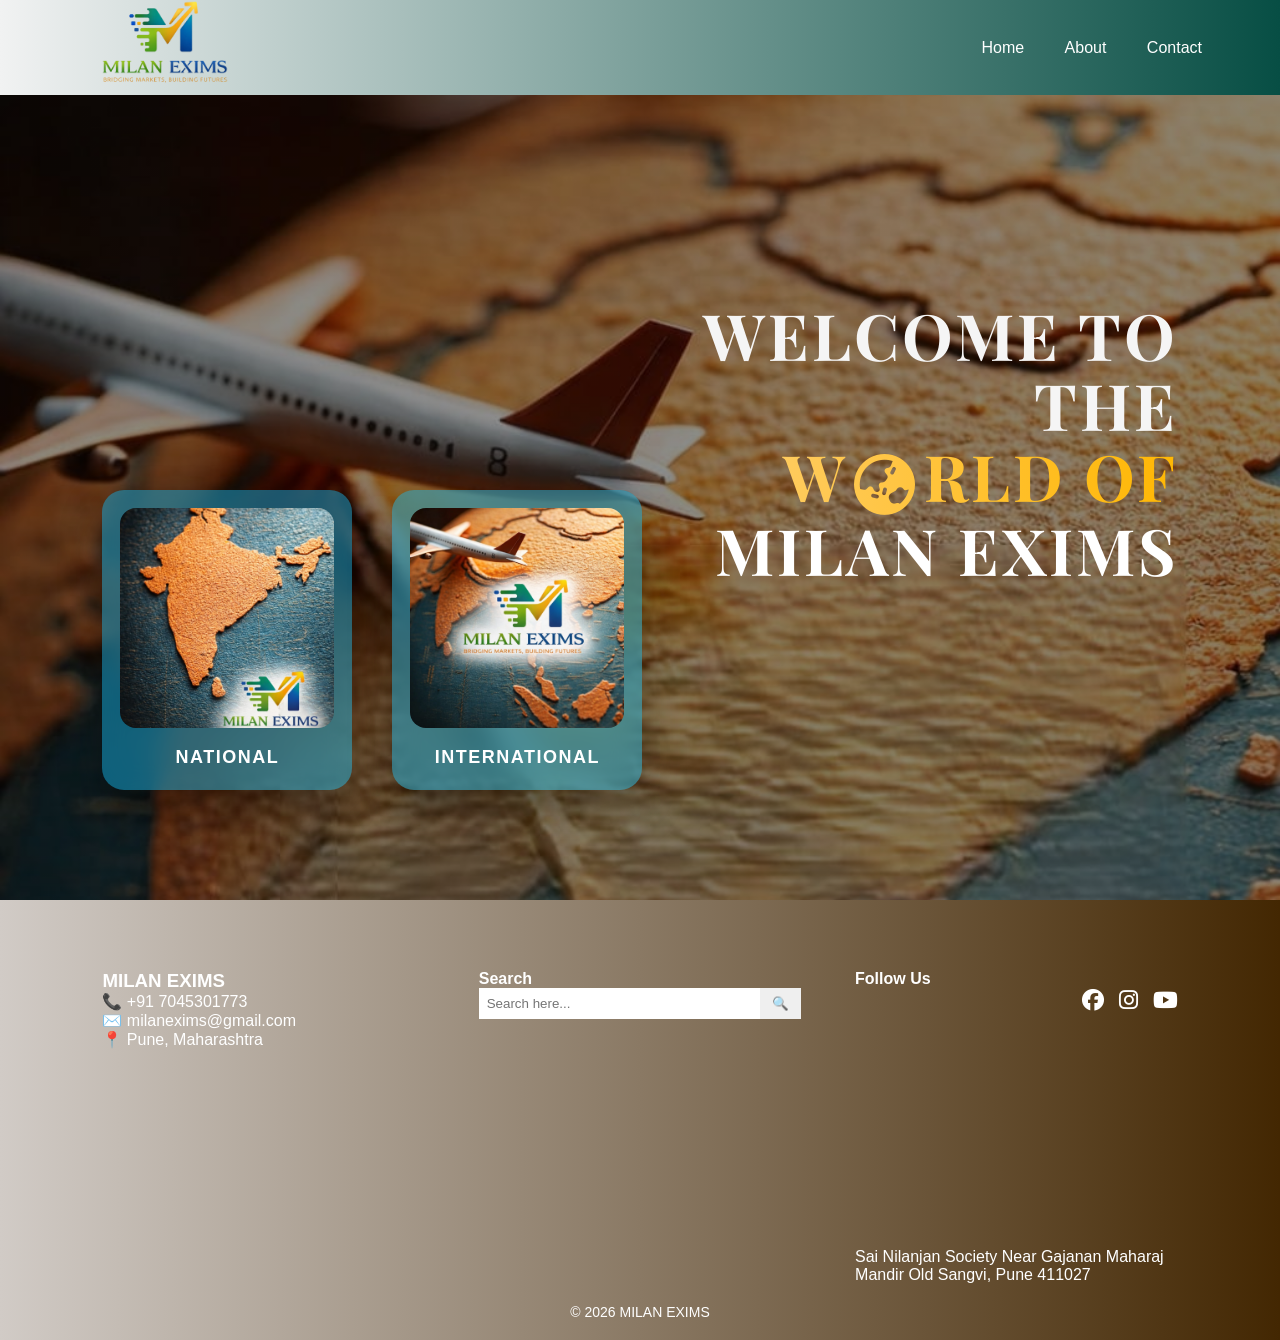
<file: index.html>
<!DOCTYPE html>
<html lang="en">
<head>
<meta charset="UTF-8">
<title>MILAN EXIMS</title>
<meta name="viewport" content="width=device-width, initial-scale=1.0">

<link href="https://fonts.googleapis.com/css2?family=Playfair+Display:wght@700&display=swap" rel="stylesheet">
<link rel="stylesheet" href="https://cdnjs.cloudflare.com/ajax/libs/font-awesome/6.5.1/css/all.min.css">
<link rel="stylesheet" href="style.css">
<style>
  .simple-contact {
  background: #3b8f9f;
  padding: 30px 20px;
  text-align: center;
  color: #fff;
}

.contact-list {
  list-style: none;
  padding: 0;
  margin: 0;
}

.contact-list li {
  padding: 12px 0;
  font-size: 15px;
  border-bottom: 1px solid rgba(255,255,255,0.3);
}

.contact-btn {
  display: inline-block;
  margin-top: 20px;
  background: #6fd44b;
  color: #fff;
  padding: 12px 28px;
  border-radius: 30px;
  text-decoration: none;
}

</style>
</head>

<body>
<header class="navbar" id="navbar">
  <div class="logo">
    <img src="Image/logo.png" alt="MILAN EXIMS">
  </div>

  <!-- HAMBURGER ICON (3 lines) -->
  <div class="hamburger" id="hamburger">   
    <i class="fa-solid fa-bars"></i>
  </div>

  <!-- NAV LINKS -->
  <nav id="mainNav">
    <a href="index.html" class="nav-link active">Home</a>
    <a href="about.html" class="nav-link">About</a>
    <a href="#" onclick="showContact()">Contact</a>

  </nav>
  <!-- CONTACT SECTION (HIDDEN INITIALLY) -->

</header>

<section class="hero">

  <!-- LEFT CARDS (DOWN POSITION) -->
  <div class="left down">
    <a href="business.html?type=national" class="card">
      <img src="Image/import.jpeg">
      <h3>NATIONAL</h3>
    </a>

    <a href="business.html?type=international" class="card">
      <img src="Image/export.jpeg">
      <h3>INTERNATIONAL</h3>
    </a>
  </div>

  <!-- RIGHT HEADING -->
  <div class="right">
    <div class="right">
  <h1 class="line1">WELCOME TO THE</h1>
  <h1 class="line2">
  W<span class="earth-o"><i class="fa-solid fa-earth-asia"></i></span>RLD OF
</h1>
  <h1 class="line3">MILAN EXIMS</h1>
</div>


</section>

<!-- FOOTER (SAME AS BEFORE) -->
<footer class="footer">
  <div class="footer-inner">

    <div class="footer-left">
      <h3>MILAN EXIMS</h3>
      <p>📞 +91 7045301773</p>
      <p>✉️ milanexims@gmail.com</p>
      <p>📍 Pune, Maharashtra</p>
    </div>

    <div class="footer-center">
      <h4>Search</h4>
      <div class="footer-search">
        <input type="text" placeholder="Search here...">
        <button>🔍</button>
      </div>
    </div>

    <div class="footer-right">
      <h4>Follow Us</h4>
      <div class="footer-social">
        <a href="#"><i class="fa-brands fa-facebook"></i></a>
        <a href="#"><i class="fa-brands fa-instagram"></i></a>
        <a href="#"><i class="fa-brands fa-youtube"></i></a>
      </div>

      <iframe
        src="https://www.google.com/maps?q=Sai+Nilanjan+Society+Old+Sangvi+Pune&output=embed"
        loading="lazy"></iframe>

      <p>Sai Nilanjan Society Near Gajanan Maharaj Mandir Old Sangvi, Pune 411027</p>
    </div>

  </div>
  <div class="footer-bottom">© 2026 MILAN EXIMS</div>
</footer>
<script>
  function showContact() {
    document.getElementById("contactSection").style.display = "block";
    document.getElementById("homeSection").style.display = "none";
  }
</script>

</body>
</html>
</file>
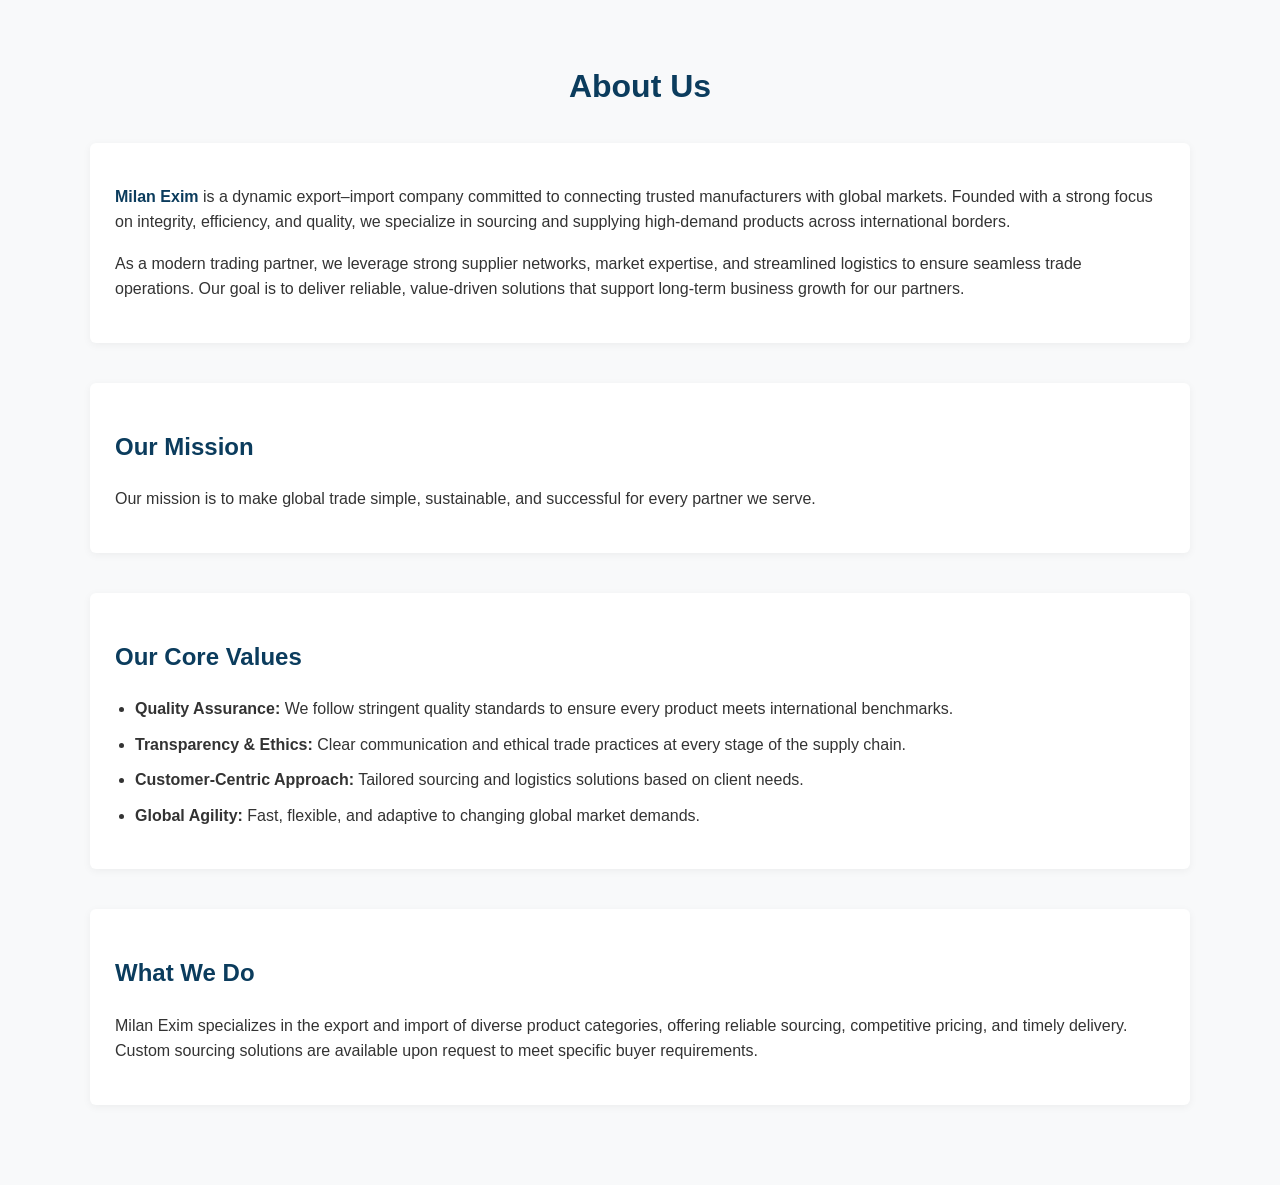
<file: About.html>
<!DOCTYPE html>
<html lang="en">
<head>
    <meta charset="UTF-8">
    <meta name="viewport" content="width=device-width, initial-scale=1.0">
    <title>About Us | Milan Exim</title>
    <style>
        body {
            font-family: Arial, Helvetica, sans-serif;
            background-color: #f8f9fa;
            margin: 0;
            padding: 0;
            color: #333;
            line-height: 1.6;
        }
        .container {
            max-width: 1100px;
            margin: auto;
            padding: 40px 20px;
        }
        h1, h2, h3 {
            color: #0b3c5d;
        }
        h1 {
            text-align: center;
            margin-bottom: 30px;
        }
        .section {
            margin-bottom: 40px;
            background: #ffffff;
            padding: 25px;
            border-radius: 6px;
            box-shadow: 0 2px 8px rgba(0,0,0,0.05);
        }
        ul {
            padding-left: 20px;
        }
        ul li {
            margin-bottom: 10px;
        }
        .highlight {
            font-weight: bold;
            color: #0b3c5d;
        }
    </style>
</head>
<body>

    <div class="container">
        <h1>About Us</h1>

        <div class="section">
            <p>
                <span class="highlight">Milan Exim</span> is a dynamic export–import company committed to connecting
                trusted manufacturers with global markets. Founded with a strong focus on
                integrity, efficiency, and quality, we specialize in sourcing and supplying
                high-demand products across international borders.
            </p>

            <p>
                As a modern trading partner, we leverage strong supplier networks, market
                expertise, and streamlined logistics to ensure seamless trade operations.
                Our goal is to deliver reliable, value-driven solutions that support long-term
                business growth for our partners.
            </p>
        </div>

        <div class="section">
            <h2>Our Mission</h2>
            <p>
                Our mission is to make global trade simple, sustainable, and successful
                for every partner we serve.
            </p>
        </div>

        <div class="section">
            <h2>Our Core Values</h2>
            <ul>
                <li><strong>Quality Assurance:</strong> We follow stringent quality standards to ensure every product meets international benchmarks.</li>
                <li><strong>Transparency & Ethics:</strong> Clear communication and ethical trade practices at every stage of the supply chain.</li>
                <li><strong>Customer-Centric Approach:</strong> Tailored sourcing and logistics solutions based on client needs.</li>
                <li><strong>Global Agility:</strong> Fast, flexible, and adaptive to changing global market demands.</li>
            </ul>
        </div>

        <div class="section">
            <h2>What We Do</h2>
            <p>
                Milan Exim specializes in the export and import of diverse product categories,
                offering reliable sourcing, competitive pricing, and timely delivery.
                Custom sourcing solutions are available upon request to meet specific
                buyer requirements.
            </p>
        </div>
    </div>

</body>
</html>



<!-- <!DOCTYPE html>
<html lang="en">
<head>
  <meta charset="UTF-8" />
  <meta name="viewport" content="width=device-width, initial-scale=1.0"/>
  <title>About Us</title>
  <link rel="stylesheet" href="style.css">
  * {
  margin: 0;
  padding: 0;
  box-sizing: border-box;
  font-family: "Segoe UI", sans-serif;
}

body {
  background: #f7f9fc;
  color: #333;
}

/* HERO */
.hero {
  background: linear-gradient(135deg, #6a11cb, #2575fc);
  padding: 100px 20px;
  text-align: center;
  color: #fff;
}

.hero h5 {
  letter-spacing: 2px;
  opacity: 0.9;
}

.hero h1 {
  font-size: 40px;
  margin: 10px 0;
}

.hero p {
  max-width: 600px;
  margin: auto;
  font-size: 16px;
}

/* ABOUT */
.about {
  padding: 70px 20px;
}

.about-container {
  max-width: 1100px;
  margin: auto;
  display: flex;
  gap: 40px;
  align-items: center;
  flex-wrap: wrap;
}

.about-text {
  flex: 1;
}

.about-text h2 {
  font-size: 32px;
  margin-bottom: 15px;
  color: #2575fc;
}

.about-image img {
  width: 100%;
  border-radius: 16px;
  box-shadow: 0 10px 30px rgba(0,0,0,0.15);
}

/* MISSION VISION */
.mv {
  display: flex;
  gap: 30px;
  padding: 50px 20px;
  max-width: 1100px;
  margin: auto;
  flex-wrap: wrap;
}

.mv-card {
  flex: 1;
  padding: 30px;
  border-radius: 18px;
  color: #fff;
}

.mission {
  background: linear-gradient(135deg, #ff9966, #ff5e62);
}

.vision {
  background: linear-gradient(135deg, #36d1dc, #5b86e5);
}

/* SERVICES */
.services {
  padding: 70px 20px;
  text-align: center;
}

.services h2 {
  font-size: 32px;
  margin-bottom: 40px;
}

.service-grid {
  display: grid;
  grid-template-columns: repeat(auto-fit, minmax(220px, 1fr));
  gap: 20px;
  max-width: 1000px;
  margin: auto;
}

.service-box {
  background: #fff;
  padding: 25px;
  border-radius: 14px;
  box-shadow: 0 8px 20px rgba(0,0,0,0.1);
  transition: 0.3s;
}

.service-box:hover {
  transform: translateY(-6px);
}

/* MOBILE */
@media (max-width: 768px) {
  .hero h1 {
    font-size: 30px;
  }
}

</head>
<body>
</file>
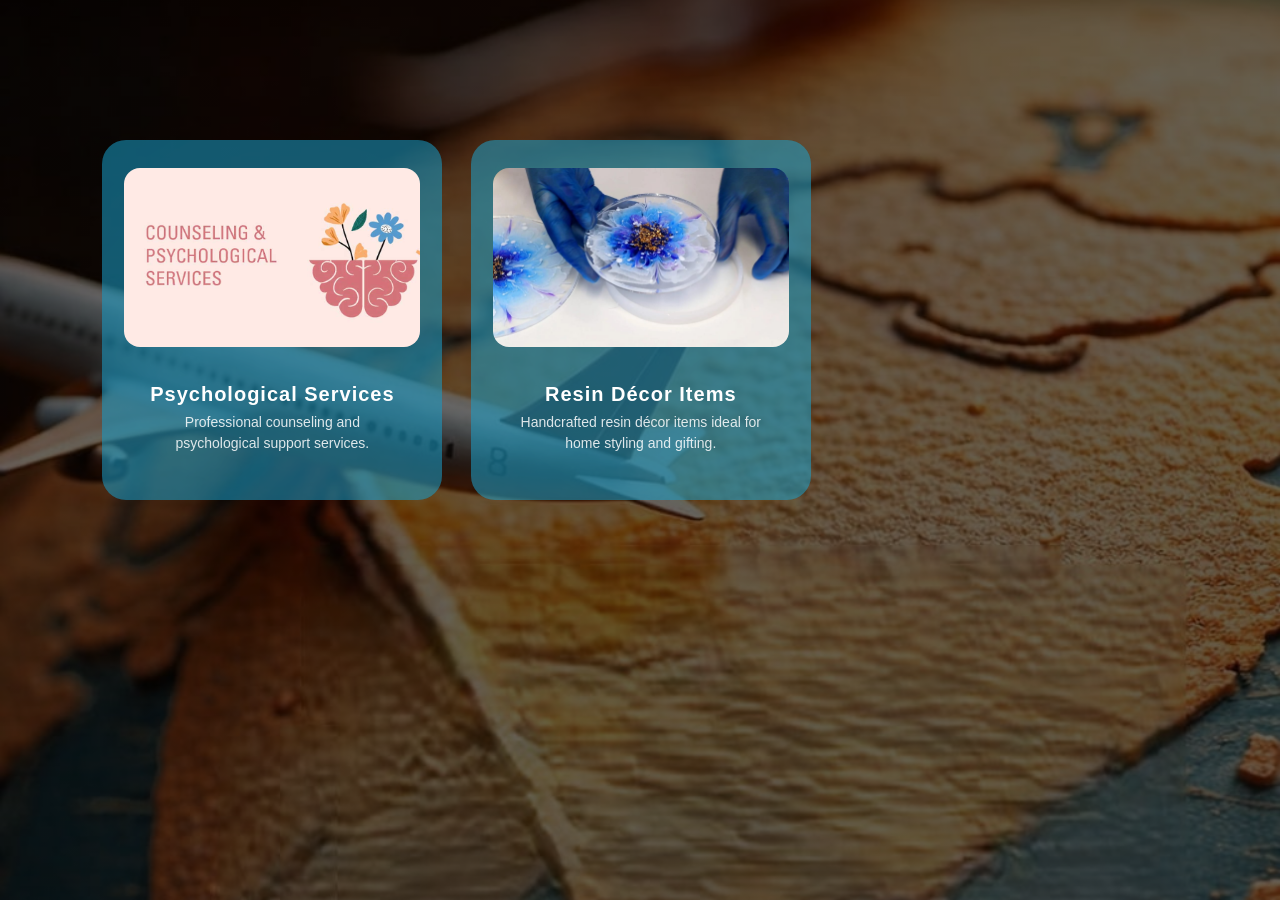
<file: business.html>
<!DOCTYPE html>
<html lang="en">
<head>
  <meta charset="UTF-8">
  <title>Our Services | MILAN EXIMS</title>
  <meta name="viewport" content="width=device-width, initial-scale=1.0">

  <link rel="stylesheet" href="style.css">
</head>

<body class="business-page">

<section class="business-section">

  <div class="business-grid">

    <!-- NATIONAL + INTERNATIONAL -->
    <div class="business-card national international modern psych-card" onclick="showPsychOptions(this)">
      <div class="business-img">
        <img src="Image/services.jpg" alt="Psychological Services">
      </div>
      <div class="card-content">
        <h3>Psychological Services</h3>
        <p>Professional counseling and psychological support services.</p>
      </div>
    </div>

    <!-- NATIONAL ONLY -->
    <div class="business-card national modern">
      <div class="business-img">
        <img src="Image/resin.jpg" alt="Resin Decor">
      </div>
      <div class="card-content">
        <h3>Resin Décor Items</h3>
        <p>Handcrafted resin décor items ideal for home styling and gifting.</p>
      </div>
    </div>

    <!-- INTERNATIONAL ONLY -->
     <a href="Paper.html">
    <div class="business-card international modern">
      <div class="business-img">
        <img src="Image/cone.jpg" alt="Cone">
      </div>
      <div class="card-content">
        <h3>Paper Cone And Paper Tube</h3>
        <p>High-quality cone products supplied to international markets.</p>
      </div>
    </div>
    </a>
<a href="https://parasbaug.com/">
    <div class="business-card international modern">
      <div class="business-img">
        <img src="Image/fertilizer.jpg" alt="Fertilizer">
      </div>
      <div class="card-content">
        <h3> Nature To Nurture </h3>
        <p>Export-grade natural fertilizers and urban gradening products meeting global agricultural standards.</p>
      </div>
    </div>
   </a>

  </div>
<!-- PSYCHOLOGICAL SUB OPTIONS -->
<div id="psychSubOptions" class="round-options hidden">
  <a href="https://curamind.online/">
  <div class="round-card">
    <h3>Psychological Wellness Studio</h3>
  </div>
  </a>

  <div class="round-card">
    <h3>Aptitude Test & Career Counseling</h3>
  </div>

</div>



</section>


<script src="script.js"></script>

</body>
</html>
</file>
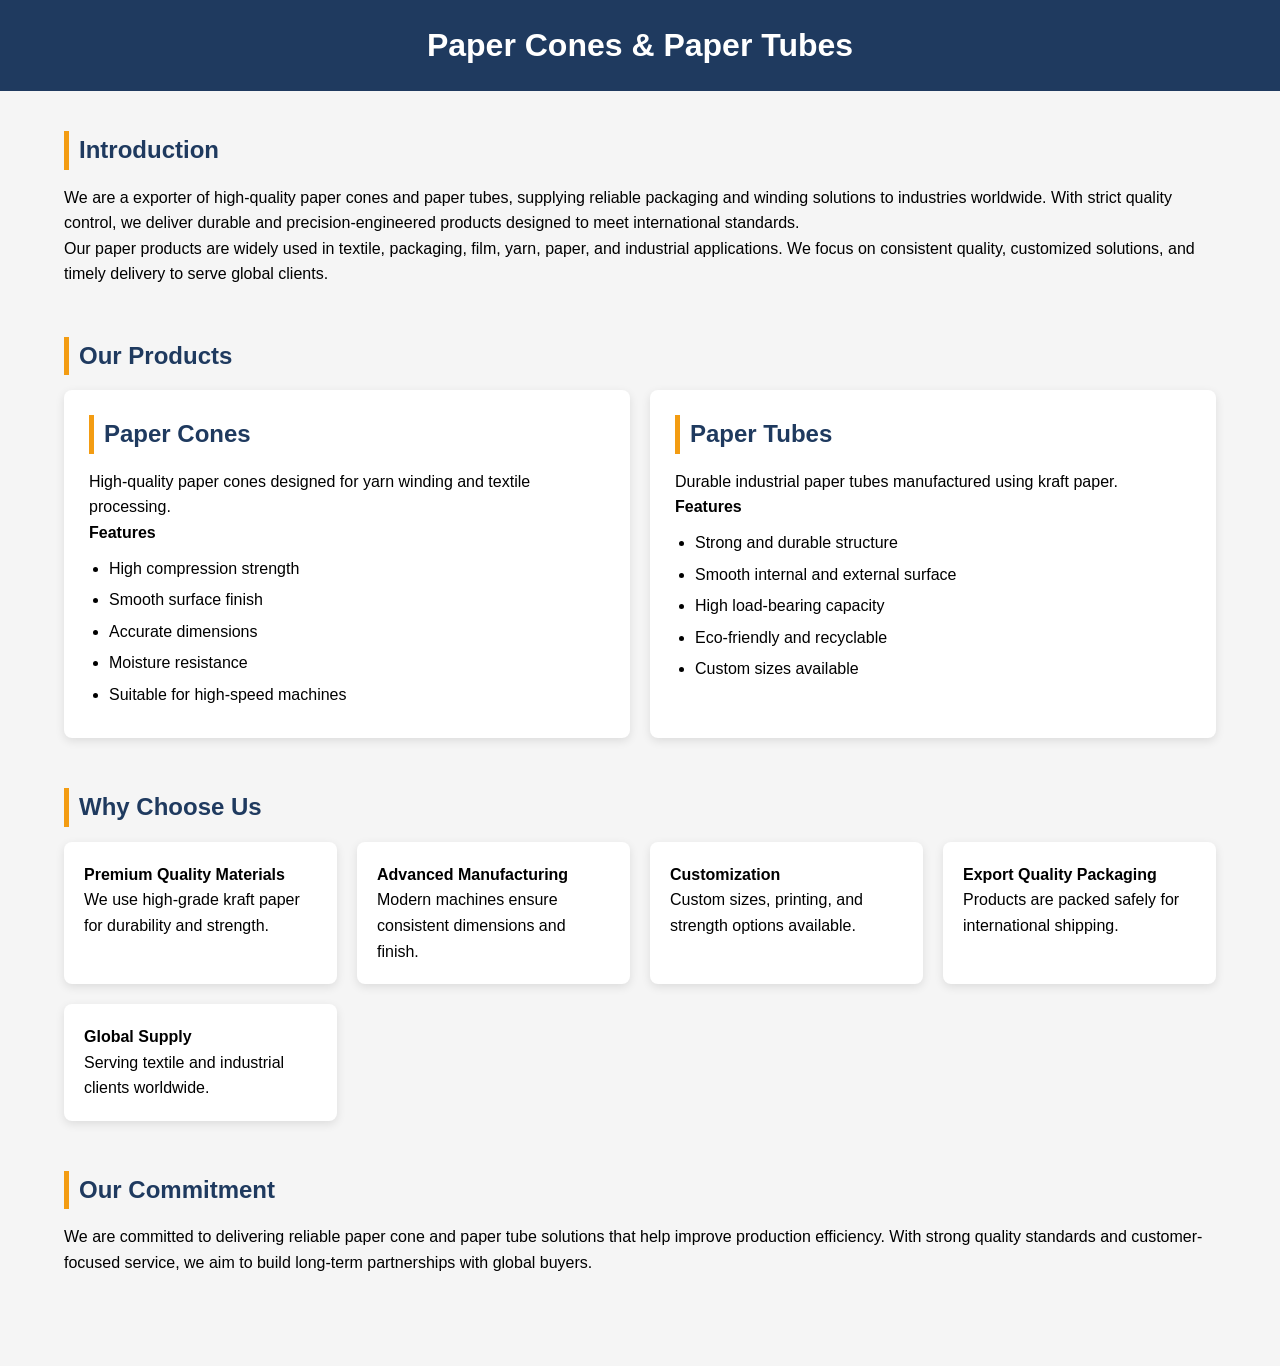
<file: Paper.html>
<!-- <!DOCTYPE html>
<html lang="en">
<head>
<meta charset="UTF-8">
<meta name="viewport" content="width=device-width, initial-scale=1.0">
<title>Paper Cones & Paper Tubes</title>
<link href="https://fonts.googleapis.com/css2?family=Poppins:wght@300;400;500;600&display=swap" rel="stylesheet">

<style>

/* Easy font size control */
:root{
--main-text:18px;
--title:36px;
--section-title:28px;
--sub-title:22px;
--small-title:20px;
}

body{
font-family:'Poppins', sans-serif;
font-size:var(--main-text);
margin:0;
background:#f4f4f4;
}

/* Header */

header{
background:#2c3e50;
color:white;
text-align:center;
padding:25px;
}

header h1{
font-size:var(--title);
margin:0;
}

/* Main container */

.container{
width:80%;
margin:auto;
background:white;
padding:25px;
}

/* Headings */

h2{
font-size:var(--section-title);
color:#2c3e50;
border-bottom:2px solid #ddd;
padding-bottom:5px;
}

h3{
font-size:var(--sub-title);
}

h4{
font-size:var(--small-title);
margin-top:15px;
}

/* Lists */

ul{
margin-left:20px;
}

/* Footer */

footer{
background:#2c3e50;
color:white;
text-align:center;
padding:12px;
margin-top:20px;
}

</style>
</head>

<body>

<header>
<h1>Paper Cones & Paper Tubes</h1>

</header>

<div class="container">

<h2>Introduction</h2>

<p>
We are a exporter of high-quality paper cones and paper tubes,
supplying reliable packaging and winding solutions to industries worldwide.
With strict quality control, we deliver
durable and precision-engineered products designed to meet international standards.
</p>

<p>
Our paper products are widely used in textile, packaging, film, yarn, paper,
and industrial applications. We focus on consistent quality, customized solutions,
and timely delivery to serve global clients.
</p>


<h2>Paper Cones</h2>
<h3>High-Quality Paper Cones for Textile Industry</h3>

<p>
Our paper cones are specially manufactured for yarn winding and textile processing.
Designed with high strength and dimensional accuracy, they ensure smooth
performance during high-speed winding operations.
</p>

<h4>Features</h4>
<ul>
<li>High compression strength</li>
<li>Smooth surface finish</li>
<li>Accurate dimensions</li>
<li>Moisture resistance</li>
<li>Suitable for high-speed machines</li>
</ul>


<h4>Specifications</h4>
<ul>
<li>Various sizes and angles available</li>
<li>Custom printing options</li>
<li>Different wall thickness options</li>
<li>Available with grooved or plain surface</li>
</ul>


<h2>Paper Tubes</h2>
<h3>Durable Paper Tubes for Industrial Applications</h3>

<p>
Our paper tubes are manufactured using high-quality kraft paper and advanced
spiral winding technology. They provide excellent strength and durability
for multiple industrial uses.
</p>

<h4>Features</h4>
<ul>
<li>Strong and durable structure</li>
<li>Smooth internal and external surface</li>
<li>High load-bearing capacity</li>
<li>Eco-friendly and recyclable</li>
<li>Custom sizes available</li>
</ul>




<h2>Why Choose Us</h2>

<ul>
<li><b>Premium Quality Materials:</b> High-grade kraft paper for durability.</li>
<li><b>Advanced Manufacturing:</b> Modern machines ensure consistent quality.</li>
<li><b>Customization:</b> Custom sizes and printing options available.</li>
<li><b>Export Quality Packaging:</b> Safe packaging for international shipping.</li>
<li><b>Global Supply:</b> Serving industrial clients worldwide.</li>
</ul>


<h2>Our Commitment</h2>

<p>
We are committed to delivering reliable paper cone and paper tube solutions
that help improve production efficiency. With strong quality standards and
customer-focused service, we aim to build long-term partnerships with
clients worldwide.
</p>

</div>


</body>
</html> -->

<!DOCTYPE html>
<html lang="en">
<head>
<meta charset="UTF-8">
<meta name="viewport" content="width=device-width, initial-scale=1.0">
<title>Paper Cones & Paper Tubes Manufacturer</title>

<style>

*{
margin:0;
padding:0;
box-sizing:border-box;
font-family: Arial, Helvetica, sans-serif;
}

body{
line-height:1.6;
background:#f5f5f5;
}

/* Header */

header{
background:#1f3a5f;
color:white;
padding:20px 0;
text-align:center;
}

header h1{
font-size:32px;
}

header p{
font-size:18px;
margin-top:5px;
}

/* Container */

.container{
width:90%;
max-width:1200px;
margin:auto;
padding:40px 0;
}

/* Section */

.section{
margin-bottom:50px;
}

.section h2{
color:#1f3a5f;
margin-bottom:15px;
border-left:5px solid #f39c12;
padding-left:10px;
}

/* Cards */

.cards{
display:flex;
flex-wrap:wrap;
gap:20px;
}

.card{
background:white;
padding:25px;
border-radius:8px;
box-shadow:0 3px 10px rgba(0,0,0,0.1);
flex:1;
min-width:280px;
}

.card h3{
color:#1f3a5f;
margin-bottom:10px;
}

/* Lists */

ul{
margin-left:20px;
margin-top:10px;
}

li{
margin-bottom:6px;
}

/* Why Choose Us */

.features{
display:grid;
grid-template-columns:repeat(auto-fit,minmax(220px,1fr));
gap:20px;
}

.feature-box{
background:white;
padding:20px;
border-radius:8px;
box-shadow:0 3px 10px rgba(0,0,0,0.1);
}

/* Footer */

footer{
background:#1f3a5f;
color:white;
text-align:center;
padding:20px;
margin-top:40px;
}

</style>
</head>

<body>

<header>
<h1>Paper Cones & Paper Tubes</h1>
</header>


<div class="container">

<!-- Introduction -->

<section class="section">
<h2>Introduction</h2>
<p>
We are a exporter of high-quality paper cones and paper tubes,
supplying reliable packaging and winding solutions to industries worldwide.
With strict quality control, we deliver
durable and precision-engineered products designed to meet international standards.
</p>

<p>
Our paper products are widely used in textile, packaging, film, yarn, paper,
and industrial applications. We focus on consistent quality, customized solutions,
and timely delivery to serve global clients.
</p>
</section>


<!-- Products -->

<section class="section">
<h2>Our Products</h2>

<div class="cards">

<div class="card">
<h2>Paper Cones</h2>
<p>High-quality paper cones designed for yarn winding and textile processing.</p>

<strong>Features</strong>
<ul>
<li>High compression strength</li>
<li>Smooth surface finish</li>
<li>Accurate dimensions</li>
<li>Moisture resistance</li>
<li>Suitable for high-speed machines</li>
</ul>


</div>


<div class="card">
<h2>Paper Tubes</h2>
<p>Durable industrial paper tubes manufactured using kraft paper.</p>

<strong>Features</strong>
<ul>
<li>Strong and durable structure</li>
<li>Smooth internal and external surface</li>
<li>High load-bearing capacity</li>
<li>Eco-friendly and recyclable</li>
<li>Custom sizes available</li>
</ul>




</div>

</div>
</section>


<!-- Why Choose Us -->

<section class="section">
<h2>Why Choose Us</h2>

<div class="features">

<div class="feature-box">
<h4>Premium Quality Materials</h4>
<p>We use high-grade kraft paper for durability and strength.</p>
</div>

<div class="feature-box">
<h4>Advanced Manufacturing</h4>
<p>Modern machines ensure consistent dimensions and finish.</p>
</div>

<div class="feature-box">
<h4>Customization</h4>
<p>Custom sizes, printing, and strength options available.</p>
</div>

<div class="feature-box">
<h4>Export Quality Packaging</h4>
<p>Products are packed safely for international shipping.</p>
</div>

<div class="feature-box">
<h4>Global Supply</h4>
<p>Serving textile and industrial clients worldwide.</p>
</div>

</div>

</section>


<!-- Commitment -->

<section class="section">
<h2>Our Commitment</h2>
<p>
We are committed to delivering reliable paper cone and paper tube solutions
that help improve production efficiency. With strong quality standards
and customer-focused service, we aim to build long-term partnerships
with global buyers.
</p>
</section>

</div>



</body>
</html>
</file>
<file: style.css>
/* ================= RESET ================= */
* {
  margin: 0;
  padding: 0;
  box-sizing: border-box;
  font-family: "Segoe UI", sans-serif;
}

/* ================= NAVBAR ================= */
.navbar {
  position: fixed;
  top: 0;
  width: 100%;
  height: 95px;
  padding: 0 60px;
  display: flex;
  justify-content: space-between;
  align-items: center;
  background: linear-gradient(90deg, #f1f2f2, #074e44);
  z-index: 1000;
  transition: all 0.3s ease;
}

/* ================= LOGO ================= */
.logo img {
  height: 140px;
  width: auto;
  transition: height 0.3s ease;
}

/* ================= NAV LINKS LAPTOP ================= */
nav a {
  margin: 0 18px;
  text-decoration: none;
  color: #ffffff;
  font-size: 16px;
  font-weight: 500;
}


/* ================= HERO ================= */
.hero {
  min-height: 100vh;
  background:
    linear-gradient(rgba(0,0,0,0.45), rgba(0,0,0,0.45)),
    url("Image/bg.jpeg") center/cover no-repeat;

  display: grid;
  grid-template-columns: 1fr 1fr;
  padding: 140px 8% 80px;
}

/* ================= LEFT CARDS ================= */
.left {
  display: flex;
  gap: 40px;
}

.down {
  margin-top: 350px;
}

.card {
  width: 250px;
  background: rgba(18, 185, 240, 0.45);
  backdrop-filter: blur(14px);
  padding: 18px;
  border-radius: 22px;
  color: #ffffff;
  text-decoration: none;
  transition: all 0.4s ease;
  box-shadow: 0 20px 40px rgba(0,0,0,0.35);
  height: 300px;
}

.card:hover {
  transform: translateY(-12px) scale(1.03);
}

.card img {
  width: 100%;
  height: 220px;
  object-fit: cover;
  border-radius: 16px;
}

.card h3 {
  text-align: center;
  margin-top: 15px;
  letter-spacing: 1.5px;
  font-size: 18px;
}

/* ================= HEADLINE ================= */
.right {
  text-align: right;
  margin-top: 80px; /* headline slightly down */
}

.right h1 {
  font-family: "Playfair Display", serif;
  font-size: 64px;
  letter-spacing: 3px;
  line-height: 1.1;
  opacity: 0;
  animation: fadeSlide 1.2s ease forwards;
}

.line1 {
  color: #f5f5f5;
  animation-delay: 0.2s;
}

.line2 {
  background: linear-gradient(90deg, #ffd27d, #ffb703);
  -webkit-background-clip: text;
  -webkit-text-fill-color: transparent;
  animation-delay: 0.5s;
}

.line3 {
  color: #ffffff;
  letter-spacing: 5px;
  animation-delay: 0.8s;
}

@keyframes fadeSlide {
  from {
    opacity: 0;
    transform: translateY(25px);
  }
  to {
    opacity: 1;
    transform: translateY(0);
  }
}

/* ================= BUSINESS PAGE ================= */
.business-page {
  background:
    linear-gradient(rgba(0,0,0,0.6), rgba(0,0,0,0.6)),
    url("Image/bg.jpeg") center/cover no-repeat;
  min-height: 100vh;
}

.business-section {
  padding: 140px 8% 80px;
  text-align: center;
  color: #fff;
}

.business-section h2 {
  font-size: 38px;
  letter-spacing: 2px;
  margin-bottom: 50px;
}

/* BUSINESS GRID */
.business-grid {
  display: flex;
  justify-content: center;
  gap: 40px;
  flex-wrap: wrap;
}

/* BUSINESS CARD */
.business-card {
  background: rgba(31, 72, 5, 0.08);
  backdrop-filter: blur(10px);
  padding: 28px 22px;
  border-radius: 22px;
  transition: 0.4s ease;
}

.business-card:hover {
  transform: translateY(-10px);
  background: rgba(214, 212, 93, 0.12);
}

/* IMAGE FIX */
.business-img {
  width: 100%;
  height: 160px;
  overflow: hidden;
  border-radius: 16px;
  margin-bottom: 18px;
}

/* .business-img img {
  width: 100%;
  height: 100%;
  object-fit: cover;
} */
.business-img img {
  width: 100%;
  height: 100%;
  object-fit: cover;
  object-position: top left; /* 🔥 FIX */
}



/* TEXT */
.business-card h3 {
  font-size: 20px;
  margin-bottom: 8px;
}

.business-card p {
  font-size: 14px;
  opacity: 0.85;
  line-height: 1.6;
}

/* ================= FOOTER ================= */
.footer {
  background: linear-gradient(90deg, #d1cbc6, #432702);
  color: #ffffff;
  padding: 70px 8% 20px;
}

.footer-inner {
  display: flex;
  justify-content: space-between;
  gap: 30px;
}

.footer-left,
.footer-center,
.footer-right {
  width: 30%;
}

.footer-search {
  display: flex;
}

.footer-search input {
  padding: 8px;
  width: 100%;
  border: none;
  outline: none;
}

.footer-search button {
  padding: 8px 12px;
  border: none;
  cursor: pointer;
}

.footer-social {
  display: flex;
  gap: 15px;
  justify-content: flex-end;
}

.footer-social a {
  font-size: 22px;
  color: #ffffff;
}

.footer-right iframe {
  width: 100%;
  height: 200px;
  border: 0;
  margin: 15px 0;
}

.footer-bottom {
  text-align: center;
  margin-top: 20px;
  font-size: 14px;
}

/* ================= MOBILE ================= */
@media (max-width: 768px) {

  .hero {
    grid-template-columns: 1fr;
    text-align: center;
  }

  .left {
    justify-content: center;
    flex-wrap: wrap;
  }

  .down {
    margin-top: 40px;
  }

  .right {
    text-align: center;
    margin-top: 20px;
  }

  .right h1 {
    font-size: 38px;
  }

  .business-grid {
    grid-template-columns: 1fr;
  }

  .footer-inner {
    flex-direction: column;
    text-align: center;
  }

  .footer-left,
  .footer-center,
  .footer-right {
    width: 100%;
    margin-bottom: 25px;
  }

  .footer-social {
    justify-content: center;
  }
}

.earth-o i {
  font-size: 61px;
  vertical-align: middle;
  color: #4cc9f0; /* Earth blue */
  margin: 0 6px;
}

/* ===== SAME MODERN CARD FOR BOTH ===== */

.business-card.modern {
  width: 340px;
  height: 360px;
  background: rgba(18, 185, 240, 0.45);
  border-radius: 24px;
  overflow: hidden;
  backdrop-filter: blur(200px);
  transition: 0.4s ease;

  display: flex;
  flex-direction: column;
}

.business-card.modern:hover {
  transform: translateY(-10px);
  background: rgba(226, 223, 219, 0.55);
}

/* IMAGE SECTION */
.business-card.modern .business-img {
  height: 200px;
}

.business-card.modern .business-img img {
  width: 100%;
  height: 100%;
  object-fit: cover;
}

/* CONTENT SECTION */
.card-content {
  padding: 18px;
  text-align: center;
}

.card-content h3 {
  font-size: 20px;
  margin-bottom: 6px;
  letter-spacing: 1px;
}

.card-content p {
  font-size: 14px;
  opacity: 0.85;
  line-height: 1.5;
}
.business-card.international {
  display: none;
}

.business-card {
  display: none;
}
.business-card.modern {
  width: 340px;
  height: 360px;
  display: flex;
  flex-direction: column;
}
/* ================= MOBILE SPACING FIX ================= */
@media (max-width: 768px) {

  /* PAGE PADDING */
  .business-page {
    padding: 30px 16px;
  }

  /* GRID SPACING */
  .business-grid {
    gap: 18px;              /* less gap between cards */
  }

  /* CARD SIZE & SPACING */
  .business-card {
    margin: 0 auto;         /* center cards */
    width: 100%;
    max-width: 360px;       /* prevents too wide cards */
  }

  /* IMAGE SPACING */
  .business-img img {
    margin-bottom: 10px;
  }

  /* TEXT SPACING */
  .card-content h3 {
    margin-bottom: 6px;
    font-size: 18px;
  }

  .card-content p {
    font-size: 14px;
    line-height: 1.4;
  }
}

.hamburger {
  display: none;
}

/* MOBILE RESPONSIVE — CURAMIND TYPE */
@media (max-width: 768px) {

  /* NAV LINKS INSIDE PANEL ONLY */
  #mainNav {
    position: absolute;
    top: 95px;
    right: 20px;

    display: none;
    flex-direction: column;

    gap: 18px;          /* GAP BETWEEN HOME ABOUT CONTACT ✔ */
    padding: 20px;

    border-radius: 12px;
    background: linear-gradient(90deg, #f4f2f0, #369797)!important;
  }

  #mainNav.open {
    display: flex;      /* OPEN AFTER CLICK ✔ */
  }

  #mainNav a {
    text-align: center;
    margin: 0;
    font-size: 17px;
  }

  /* HAMBURGER 3 LINES */
  .hamburger {
    display: block;
    position: absolute;
    right: 25px;
    top: 32px;
    font-size: 24px;
    color: #ffffff;
    cursor: pointer;
  }
    /* HERO FONT CHOTA ONLY IN PHONE */
  .hero-content h1 {
    font-size: 42px;
    color: #ffffff;  /* SAME as you wanted */
  }

  .hero {
    justify-content: center;
    align-items: center;
    padding-right: 0;
  }
   .hero {
    height: auto !important;
    min-height: 100vh;
  }
    .hero-content {
    margin-top: 95px;
     gap: 3px;
  }

  .hero-cards {
    justify-content: center;
  }

  .footer-inner {
    flex-direction: column;
    text-align: center;
  }

  .footer-left,
  .footer-center,
  .footer-right {
    width: 100%;
    margin-bottom: 25px;
  }

  .footer-social {
    justify-content: center;
  }
}

.hidden {
  display: none;
}


.round-options {
  display: none;
  gap: 50px;
  margin-top: 20px;

  grid-column: span 1;   /* 🔴 THIS IS THE KEY */
  justify-content: 50px;
}



.round-card {
  width: 150px;
  height: 150px;
  background: linear-gradient(135deg, #2f6f7a, #3d8b96);
  border-radius: 50%;
  display: flex;
  align-items: center;
  justify-content: center;
  text-align: center;
  padding: 20px;
  cursor: pointer;
  box-shadow: 0 14px 30px rgba(0,0,0,0.3);
  transition: transform 0.4s ease, box-shadow 0.4s ease;
}

.round-card:hover {
  transform: translateY(-8px) scale(1.04);
  box-shadow: 0 18px 40px rgba(0,0,0,0.4);
}

.round-card h3 {
  color: #ffffff;
  font-size: 16px;
  font-weight: 600;
  line-height: 1.4;
}

@media (max-width: 768px) {
  .round-options {
    justify-content: center;
    padding-left: 0;
  }
}


@keyframes fadeIn {
  from { opacity: 0; transform: translateY(20px); }
  to { opacity: 1; transform: translateY(0); }
}

#psychSubOptions {
  display: none;
}

.psych-card {
  position: relative;
}

.business-grid {
  display: grid;
  grid-template-columns: repeat(auto-fit, minmax(280px, 1fr));
  gap: 30px;
}

a{
  text-decoration:none;
  color: inherit;
}
</file>
